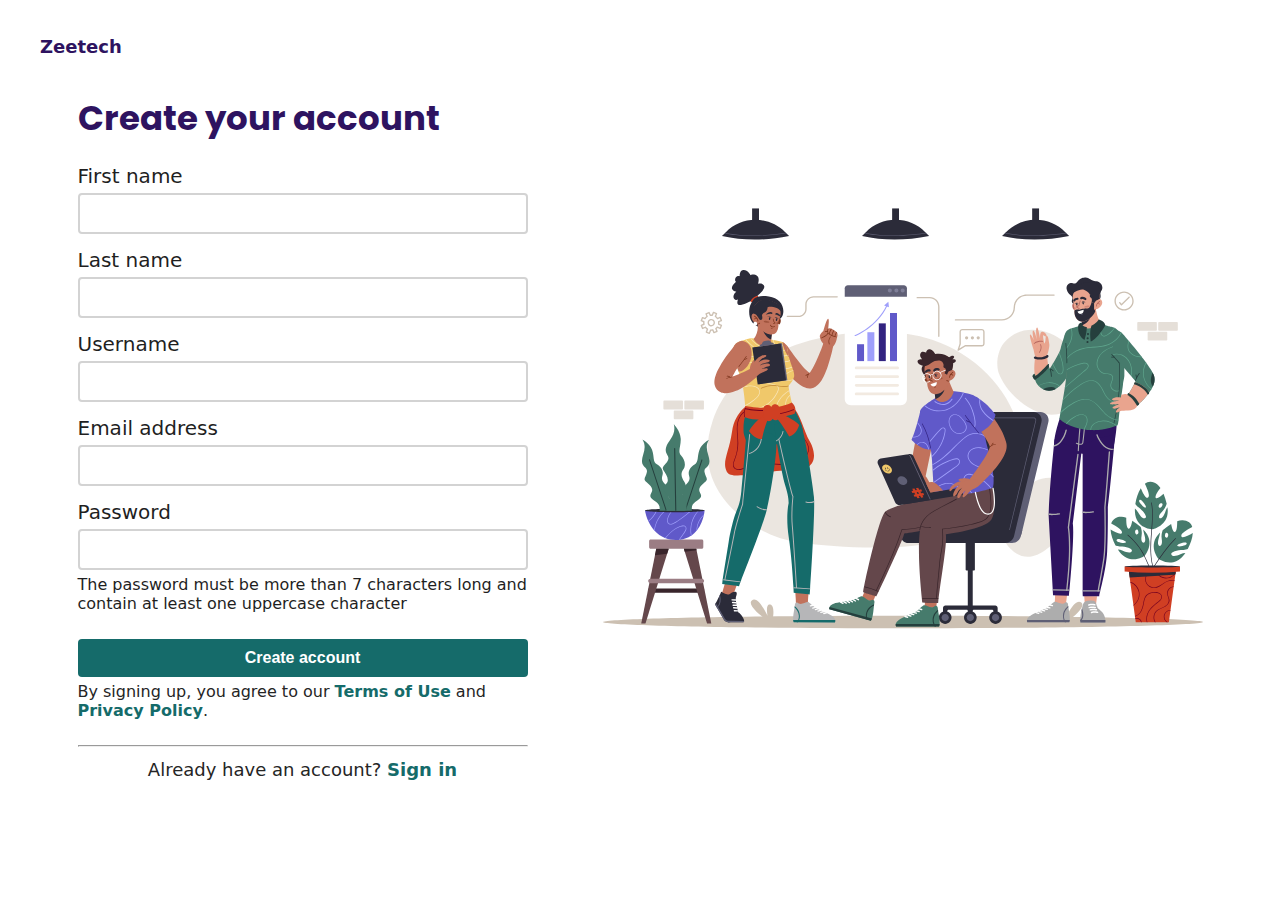
<file: index.html>
<!DOCTYPE html>
<html lang="en">
  <head>
    <meta charset="UTF-8" />
    <meta http-equiv="X-UA-Compatible" content="IE=Edge" />
    <meta name="viewport" content="width=device-width, initial-scale=1" />

    <title>Zeetech</title>

    <link rel="stylesheet" href="style.css" />
  </head>

  <body>
    <header>
      <h3>Zeetech</h3>
    </header>

    <main class="wrapper">
      <div class="main-container">
        <h1>Create your account</h1>

        <form id="sign-up">
          <label
            >First name
            <input
              type="text"
              name="first-name"
              id="first-name"
              required
              autocomplete="given-name"
            />
          </label>

          <label
            >Last name
            <input
              type="text"
              name="last-name"
              id="last-name"
              autocomplete="family-name"
            />
          </label>

          <label
            >Username
            <input
              type="text"
              name="username"
              id="username"
              required
              autocomplete="nickname"
            />
            <p id="username-exists"></p>
          </label>

          <label
            >Email address
            <input
              type="email"
              name="email"
              id="email"
              required
              autocomplete="email"
            />
            <p id="email-exists"></p>
          </label>

          <label
            >Password
            <input
              type="password"
              name="password"
              id="password"
              required
              autocomplete="new-password"
            />
            <p>
              The password must be more than 7 characters long and contain at
              least one uppercase character
            </p>
          </label>

          <button id="create-btn" type="submit">Create account</button>
        </form>
        <p id="form-error" class="form-error"></p>

        <p class="policy">
          By signing up, you agree to our <a href="#">Terms of Use</a> and
          <a href="#">Privacy Policy</a>.
        </p>

        <hr />

        <p class="sign-in">
          Already have an account? <a href="./login.html">Sign in</a>
        </p>
      </div>
      <img
        src="./images/people.svg"
        alt="people background"
        width="325px"
        height="auto"
      />
    </main>
    <script src="main.js"></script>
  </body>
</html>
</file>
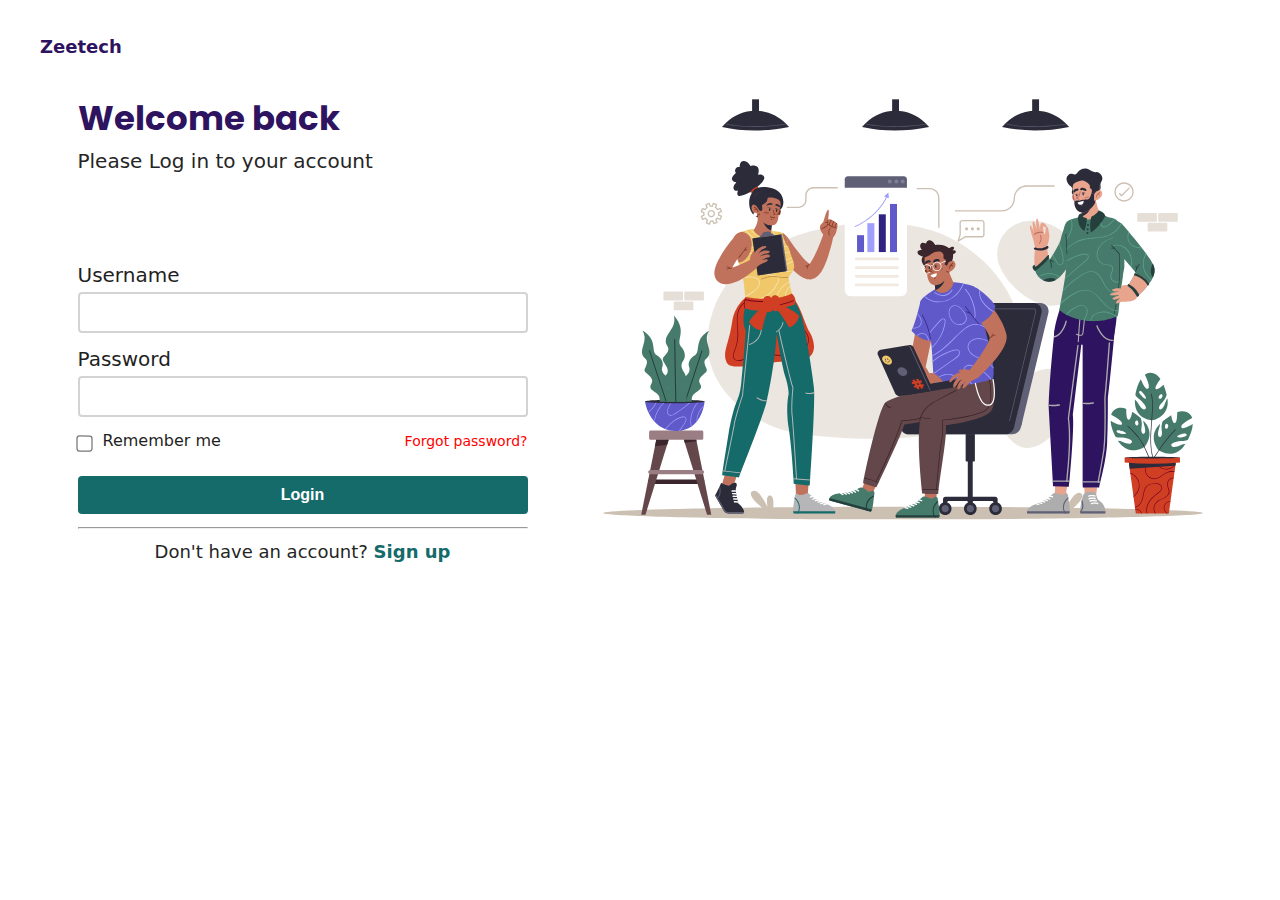
<file: login.html>
<!DOCTYPE html>
<html lang="en">
<head>
  <meta charset="UTF-8">
  <meta http-equiv="X-UA-Compatible" content="IE=Edge">
  <meta name="viewport" content="width=device-width, initial-scale=1">

  <title>Zeetech</title>

  <!-- Custom Styles -->
  <link rel="stylesheet" href="style.css">
</head>

<body>
  <header>
    <h3>Zeetech</h3>
  </header>
  
  <main class="wrapper">
    <div class="main-container">
      <h1>Welcome back</h1>
      <p class="subtext extra-space">Please Log in to your account</p>
    
      <form id="sign-up" action="#">
          <label for="login-username">Username
          <input type="text" name="username" id="login-username" required autocomplete="nickname">
          </label>
    
          <label for="login-password">Password
          <input type="password" name="password" id="login-password" required autocomplete="current-password">
          </label>
    
          <div class="container">
            <div class="remember-wrapper">
              <input type="checkbox" name="checkbox" id="remember" class="remember" />
              <label for="remember">Remember me</label>
            </div>
            <a href="#">Forgot password?</a>
          </div>
    
          <button type="submit">Login</button>
      </form>
    
      <hr />
    
      <p class="sign-in">Don't have an account? <a href="./index.html">Sign up</a></p>
    </div>
    <img
          src="./images/people.svg"
          alt="people background"
          width="325px"
          height="auto"
        />
  </main>
  <script src="main.js"></script>
</body>
</html>
</file>
<file: style.css>
@import url("https://fonts.googleapis.com/css2?family=Poppins:wght@400;700;900&display=swap");

html {
  font-size: 62.5%;
}

* {
  margin: 0;
  padding: 0;
  box-sizing: border-box;
}

:root {
  --primary-color: #2e1360;
  --button-color: #156b6a;
  --accent-color: #fff000;
}

body {
  min-height: 100vh;
  min-height: 100svh;
  font-size: 1.4rem;
  font-family: system-ui, sans-serif;
  padding: 1.6rem 2rem;
  color: #252525;
  gap: 5rem;
}

.main-container {
  max-width: 400px;
  margin-inline: auto;
}

img {
  display: none;
}

h1 {
  margin-top: 3.6rem;
  font-size: clamp(2.6rem, 4vw, 3.4rem);
  text-align: center;
  font-family: "Poppins", sans-serif;
  font-weight: 700;
}

.subtext {
  font-size: 1.6rem;
  font-weight: 500;
  margin-block: 0.5rem 2rem;
  text-align: center;
}

form {
  margin-top: 2rem;
}

h1,
h3 {
  color: var(--primary-color);
}

form {
  display: flex;
  flex-direction: column;
  gap: 1.4rem;
  margin-bottom: 1rem;
}

label {
  color: #1f1f1f;
}

label:last-of-type p {
  font-size: 1.2rem;
  line-height: 1.2;
  margin-top: 0.5rem;
  font-weight: 400;
}

input {
  display: block;
  width: 100%;
  margin-top: 0.5rem;
  padding: 0.8rem;
  border-style: solid;
  border-color: lightgrey;
}

input:focus {
  outline-color: var(--button-color);
}

button, input[type=checkbox] {
  cursor: pointer;
}

button,
input {
  border-radius: 4px;
}

button {
  display: block;
  padding-block: 1rem;
  margin-block: 1.2rem 0.3rem;
  font-weight: 600;
  font-size: 1.6rem;
  background: var(--button-color);
  color: #ffffff;
  border: none;
  transition: background-color .2s linear;
}

button:hover {
  background-color: #0a3534;
}

.form-error {
  font-size: 1.6rem;
  color: #c10019;
  margin-top: -.8rem;
  margin-bottom: 1rem;
}

a {
  text-decoration: none;
  color: var(--button-color);
  font-weight: 600;
}

.policy {
  margin-bottom: 2.5rem;
}

.sign-in {
  margin-top: 1.2rem;
  text-align: center;
}

.policy,
.policy a {
  font-size: 1.4rem;
}

.container {
  display: flex;
  justify-content: space-between;
  align-items: center;
}

.remember-wrapper {
  display: flex;
  align-items: center;
  gap: 0.8rem;
}

.remember-wrapper label {
  align-self: flex-end;
}

.remember {
  width: auto;
  accent-color: var(--button-color);
}

.container a {
  color: red;
  font-weight: 400;
}

@media screen and (min-width: 48em) {
  header {
    padding: 2rem 2rem 0;
  }  

  h3 {
    font-size: 1.8rem;
  }

  label {
    font-size: 2rem;
  }

  label:last-of-type p {
    font-size: 1.4rem;
  }

  input[type] {
    font-size: 1.8rem;
  }

  input[type=checkbox] {
    transform: scale(1.25);
    margin-right: .4rem;
  }

  label:last-child {
    font-size: 1.6rem;
    cursor: pointer;
  }

  .policy,
  .policy a, label:last-of-type p {
    font-size: 1.6rem;
  }

  .sign-in {
    font-size: 1.8rem;
  }
}

@media screen and (min-width: 64em) {
  .wrapper {
    display: flex;
    max-width: 1200px;
    margin: auto;
  }

  .extra-space {
    margin-bottom: 10vh;
    margin-bottom: 10svh;
  }

  header {
    max-width: 1200px;
    margin-inline: auto;
    padding: 2rem 0 0;
  }

  h1, .subtext {
    text-align: left;
  }

  img {
    display: block;
    width: 400px;
    max-width: 600px;
    flex: 1 1 0;
    margin-inline: auto;
  }

  .main-container {
    flex: 2 1 0;
    max-width: 450px;
  }

  label, .subtext {
    font-size: 2rem;
  }
}
</file>
